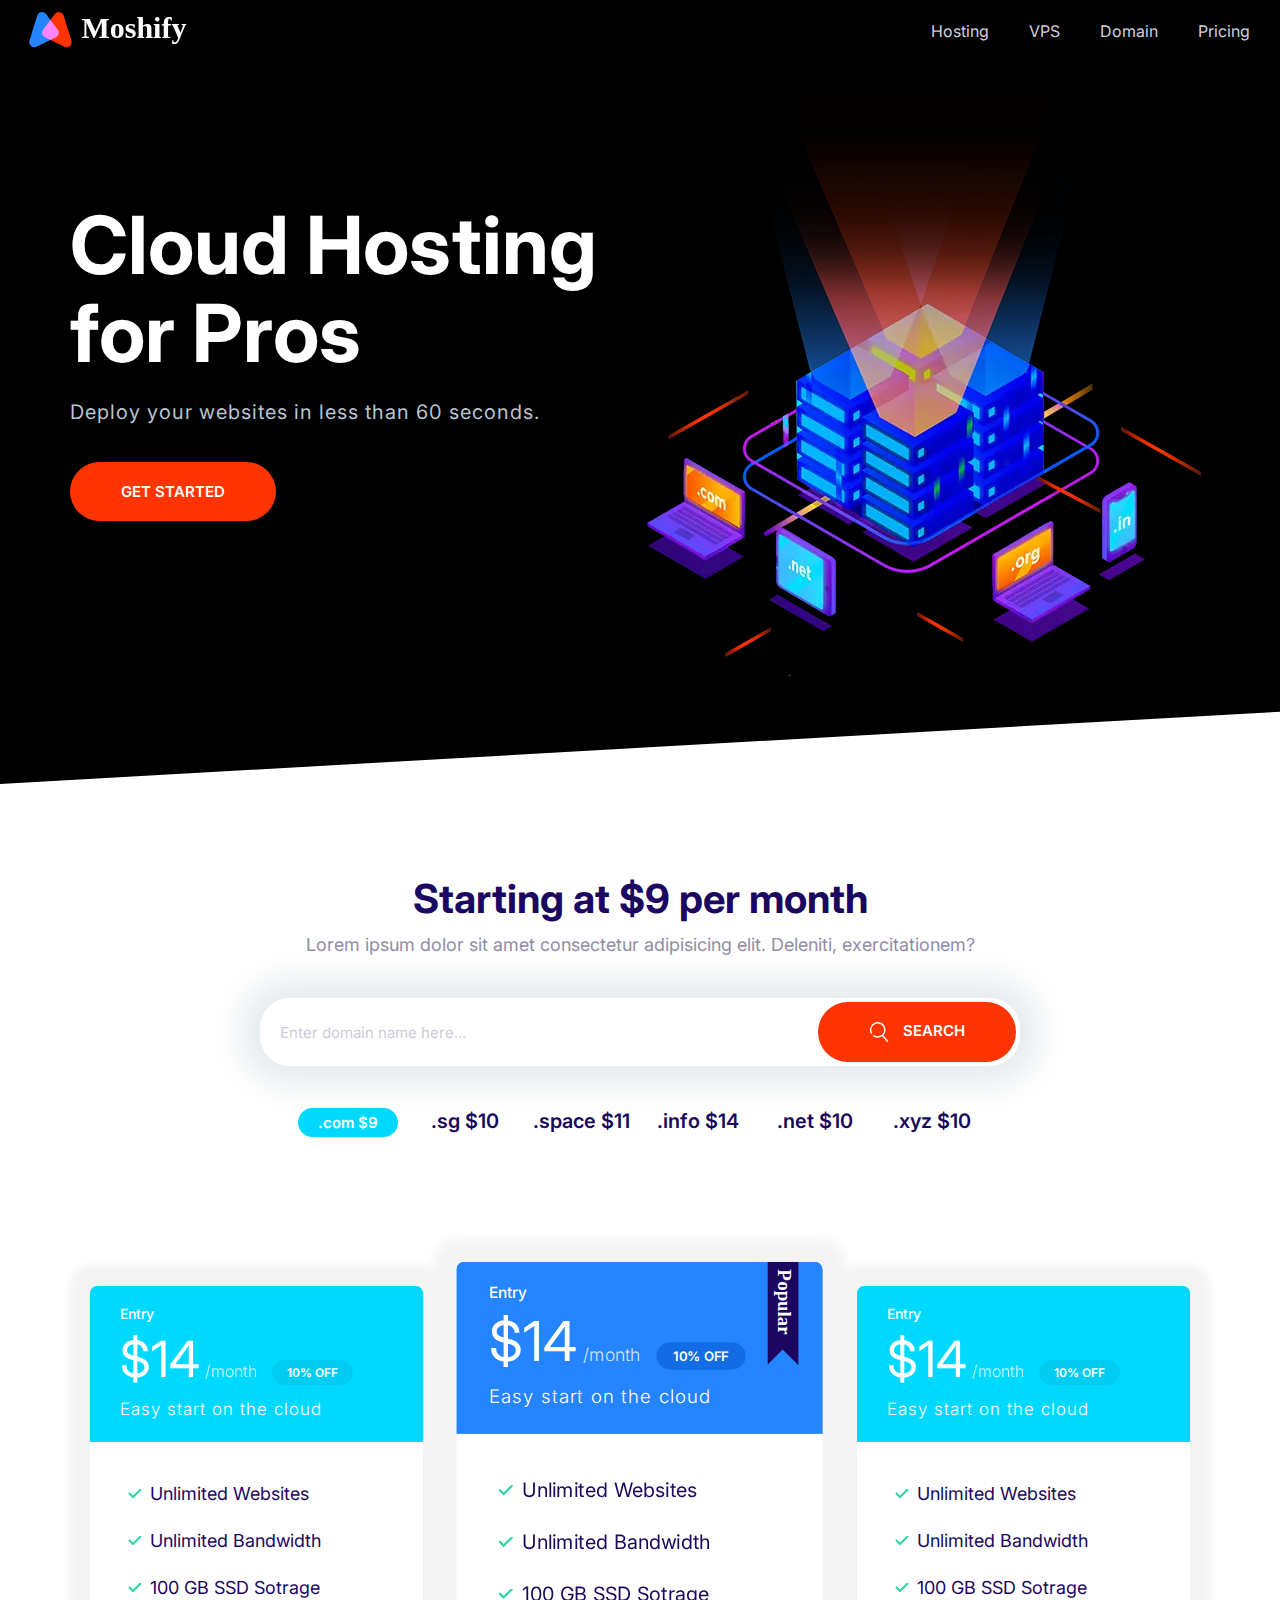
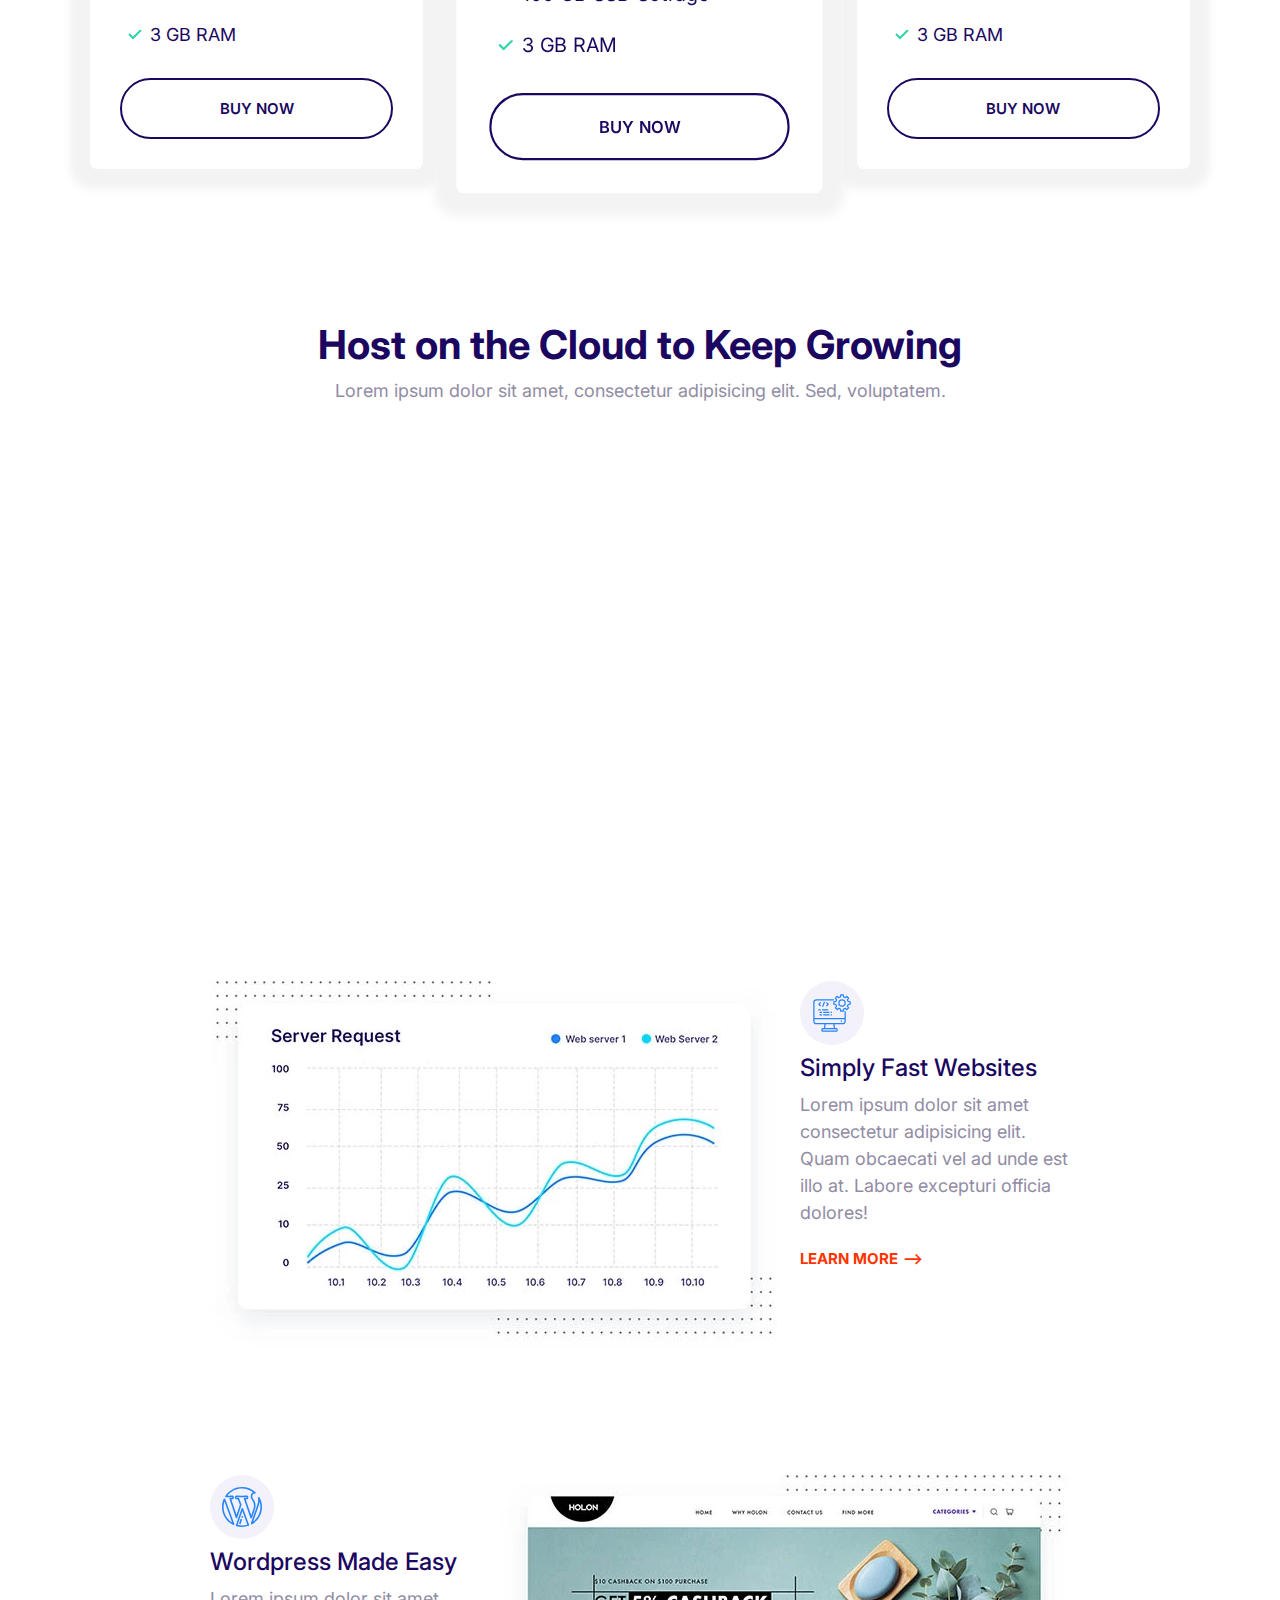
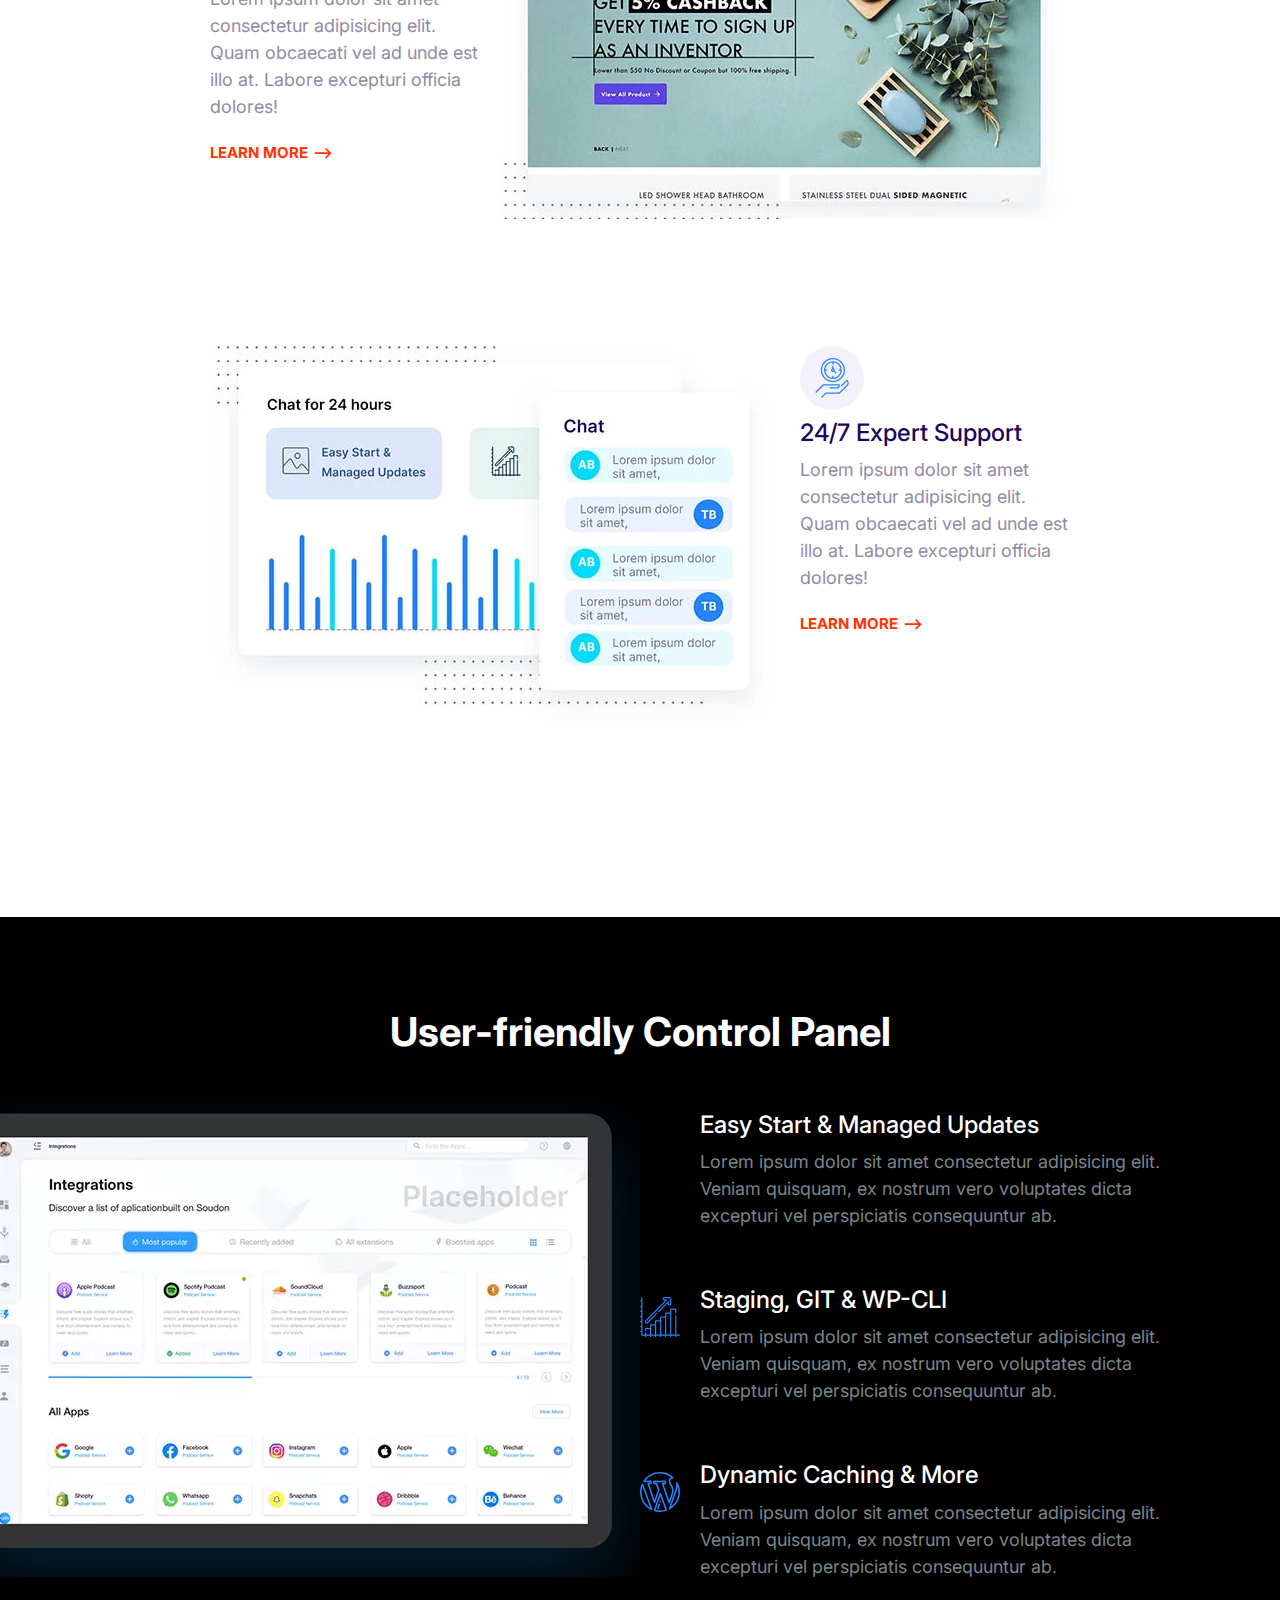
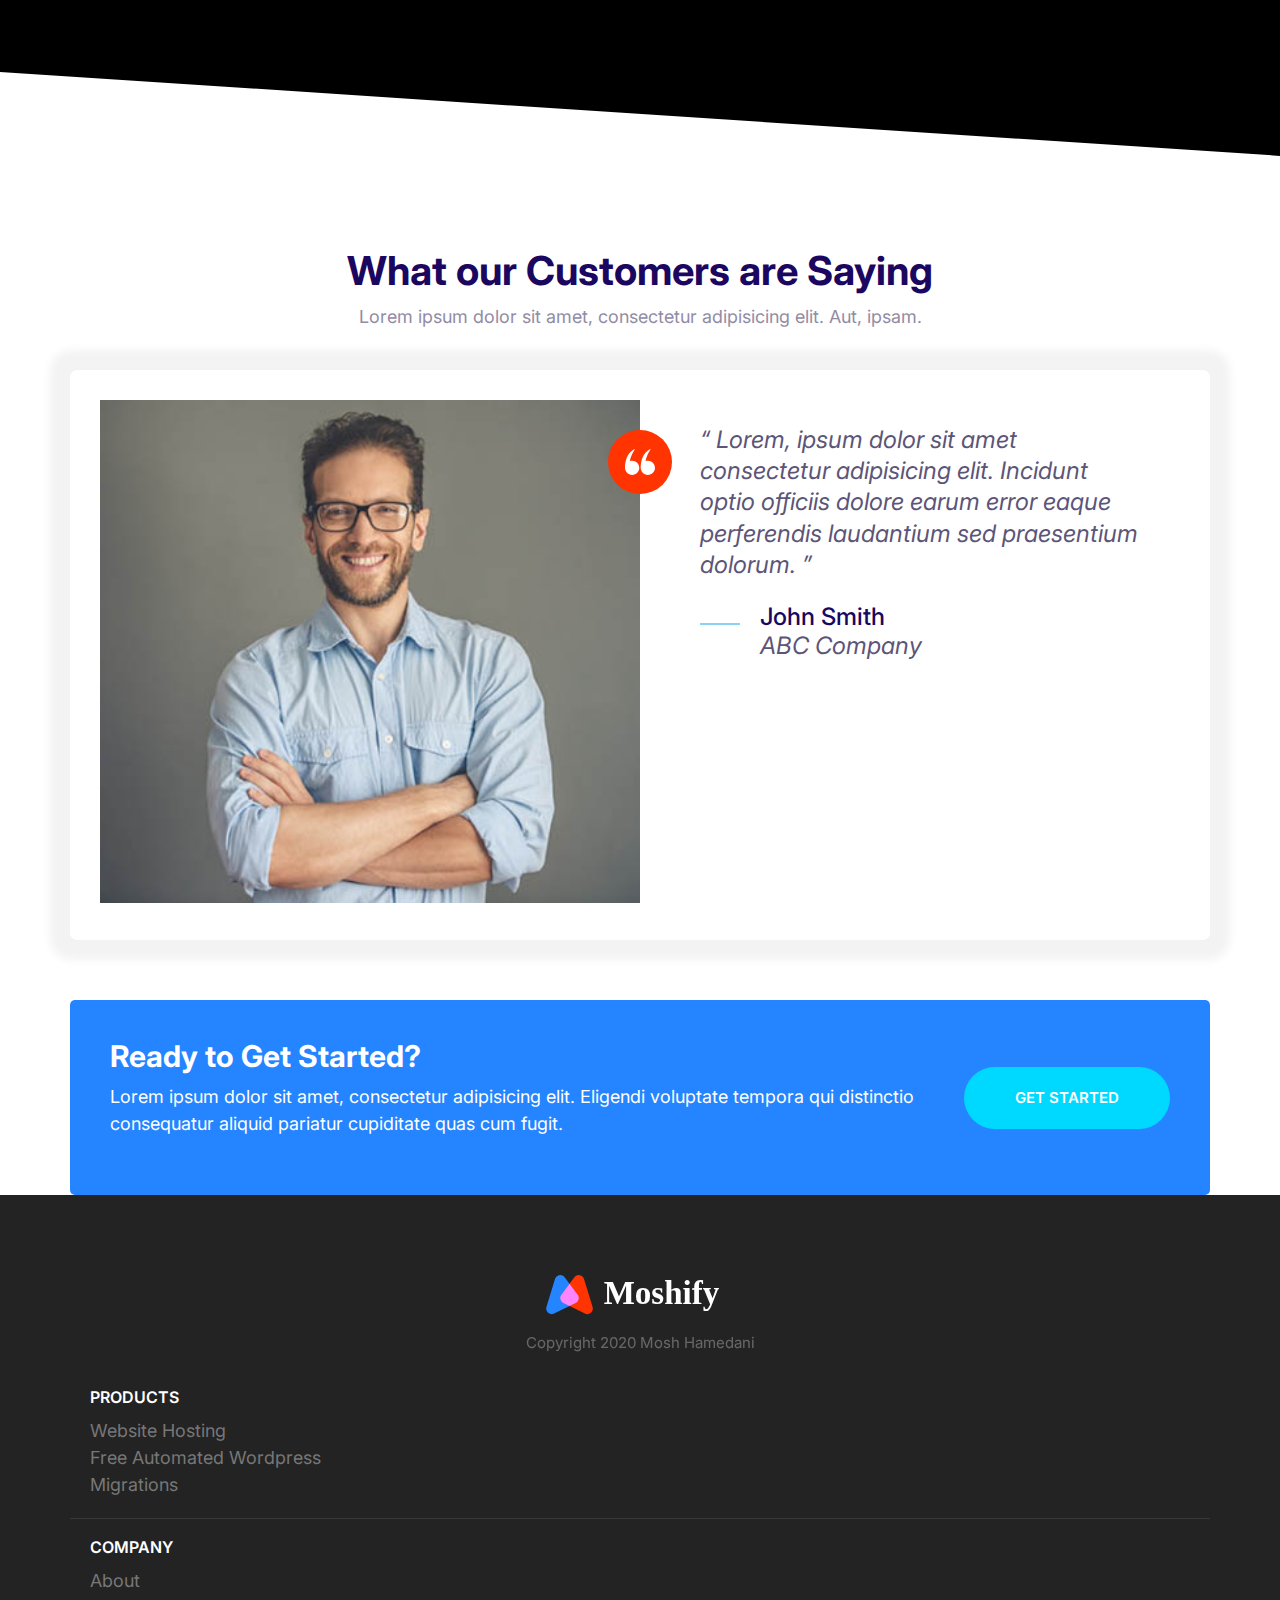
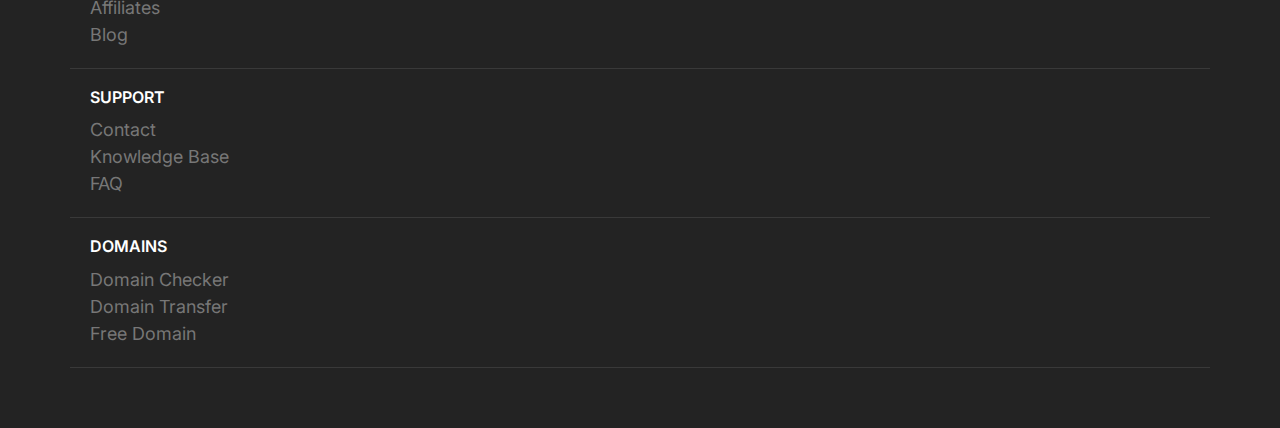
<file: index.html>
<!DOCTYPE html>
<html lang="en">
  <head>
    <meta charset="UTF-8" />
    <meta name="viewport" content="width=device-width, initial-scale=1.0" />
    <meta
      name="description"
      content="deploy yor website in less than 60 seconds"
    />
    <meta property="og:title" content="moshify..." />
    <meta property="og:description" content="moshify..." />
    <meta property="og:type" content="website" />
    <meta property="og:image" content="http://" />
    <meta property="og:url" content="https://moshfied.com" />
    <title>moshify - go online for 9$</title>
    <link rel="preconnect" href="https://fonts.gstatic.com" />
    <link
      href="https://fonts.googleapis.com/css2?family=Inter:wght@400;600;700&display=swap"
      rel="stylesheet"
    />
    <link rel="stylesheet" href="css/normalize.css" />
    <link rel="stylesheet" href="css/styles.css" />
    <link rel="stylesheet" href="https://unpkg.com/aos@next/dist/aos.css" />
  </head>
  <body>
    <header>
      <nav class="nav collapsible">
        <a class="nav__brand" href="/"><img src="images/logo.svg" alt="" /></a>
        <svg class="icon icon--white nav__toggler">
          <use xlink:href="images/sprite.svg#menu"></use>
        </svg>
        <ul class="list nav__list collapsible__content">
          <li class="nav__item"><a href="#">Hosting</a></li>
          <li class="nav__item"><a href="#">VPS</a></li>
          <li class="nav__item"><a href="#">Domain</a></li>
          <li class="nav__item"><a href="#">Pricing</a></li>
        </ul>
      </nav>
    </header>
    <section class="block block--dark block--skewed-left hero">
      <div class="container grid grid--1x2">
        <header class="block__header hero__content">
          <h1 class="block__heading">Cloud Hosting for Pros</h1>
          <p class="hero__tagline">
            Deploy your websites in less than 60 seconds.
          </p>
          <a href="" class="btn btn--accent btn--stretched">Get Started</a>
        </header>
        <picture>
          <source
            type="image/webp"
            srcset="images/banner.webp 1x, images/banner@2x.webp 2x"
          />
          <source
            type="image/png"
            srcset="images/banner.png 1x, images/banner@2x.png 2x"
          />
          <img class="hero__image" src="images/banner.png" alt="" />
        </picture>
      </div>
    </section>
    <section class="block container block-domain">
      <header class="block__header">
        <h2>Starting at $9 per month</h2>
        <p>
          Lorem ipsum dolor sit amet consectetur adipisicing elit. Deleniti,
          exercitationem?
        </p>
      </header>
      <div class="input-group">
        <input
          type="text"
          class="input"
          placeholder="Enter domain name here..."
        />
        <button class="btn btn--accent">
          <svg class="icon icon--white">
            <use xlink:href="images/sprite.svg#search"></use>
          </svg>
          Search
        </button>
      </div>
      <ul class="list block-domain__prices">
        <li><span class="badge badge--secondary">.com $9</span></li>
        <li>.sg $10</li>
        <li>.space $11</li>
        <li>.info $14</li>
        <li>.net $10</li>
        <li>.xyz $10</li>
      </ul>
    </section>
    <section class="block container block-plans">
      <div class="grid grid--1x3">
        <div class="plan">
          <div class="card card--secondary">
            <header class="card__header">
              <h3 class="plan__name">Entry</h3>
              <span class="plan__price">$14</span>
              <span class="plan__billing-cycle">/month</span>
              <span class="badge badge--secondary badge--small">10% OFF</span>
              <span class="plan__description">Easy start on the cloud</span>
            </header>
            <div class="card__body">
              <ul class="list list--tick">
                <li class="list__item">Unlimited Websites</li>
                <li class="list__item">Unlimited Bandwidth</li>
                <li class="list__item">100 GB SSD Sotrage</li>
                <li class="list__item">3 GB RAM</li>
              </ul>
              <button class="btn btn--outline btn--block">Buy Now</button>
            </div>
          </div>
        </div>
        <div class="plan plan--popular">
          <div class="card card--primary">
            <header class="card__header">
              <h3 class="plan__name">Entry</h3>
              <span class="plan__price">$14</span>
              <span class="plan__billing-cycle">/month</span>
              <span class="badge badge--primary badge--small">10% OFF</span>
              <span class="plan__description">Easy start on the cloud</span>
            </header>
            <div class="card__body">
              <ul class="list list--tick">
                <li class="list__item">Unlimited Websites</li>
                <li class="list__item">Unlimited Bandwidth</li>
                <li class="list__item">100 GB SSD Sotrage</li>
                <li class="list__item">3 GB RAM</li>
              </ul>
              <button class="btn btn--outline btn--block">Buy Now</button>
            </div>
          </div>
        </div>
        <div class="plan">
          <div class="card card--secondary">
            <header class="card__header">
              <h3 class="plan__name">Entry</h3>
              <span class="plan__price">$14</span>
              <span class="plan__billing-cycle">/month</span>
              <span class="badge badge--secondary badge--small">10% OFF</span>
              <span class="plan__description">Easy start on the cloud</span>
            </header>
            <div class="card__body">
              <ul class="list list--tick">
                <li class="list__item">Unlimited Websites</li>
                <li class="list__item">Unlimited Bandwidth</li>
                <li class="list__item">100 GB SSD Sotrage</li>
                <li class="list__item">3 GB RAM</li>
              </ul>
              <button class="btn btn--outline btn--block">Buy Now</button>
            </div>
          </div>
        </div>
      </div>
    </section>
    <section class="block container">
      <header class="block__header">
        <h2>Host on the Cloud to Keep Growing</h2>
        <p>
          Lorem ipsum dolor sit amet, consectetur adipisicing elit. Sed,
          voluptatem.
        </p>
      </header>
      <article class="grid grid--1x2 feature">
        <div class="feature__content" data-aos="fade-rhight">
          <span class="icon-container">
            <svg class="icon icon--primary">
              <use xlink:href="images/sprite.svg#easy"></use>
            </svg>
          </span>
          <h3 class="feature__heading">Super Easy to Use</h3>
          <p>
            Lorem ipsum dolor sit amet consectetur adipisicing elit. Quam
            obcaecati vel ad unde est illo at. Labore excepturi officia dolores!
          </p>
          <a href="#" class="link-arrow">Learn More</a>
        </div>
        <picture data-aos="zoom-in-left ">
          <source
            type="image/webp"
            srcset="images/easy.webp 1x, images/easy@2x.webp 2x"
          />
          <source
            type="image/jpg"
            srcset="images/easy.jpg 1x, images/easy@2x.jpg 2x"
          />
          <img class="feature__image" src="images/easy@2x.jpg" alt="" />
        </picture>
      </article>
      <article class="grid grid--1x2 feature">
        <div class="feature__content">
          <span class="icon-container">
            <svg class="icon icon--primary">
              <use xlink:href="images/sprite.svg#computer"></use>
            </svg>
          </span>
          <h3 class="feature__heading">Simply Fast Websites</h3>
          <p>
            Lorem ipsum dolor sit amet consectetur adipisicing elit. Quam
            obcaecati vel ad unde est illo at. Labore excepturi officia dolores!
          </p>
          <a href="#" class="link-arrow">Learn More</a>
        </div>
        <picture>
          <source
            type="image/webp"
            srcset="images/fast.webp 1x, images/fast@2x.webp 2x"
          />
          <source
            type="image/jpg"
            srcset="images/fast.jpg 1x, images/fast@2x.jpg 2x"
          />
          <img class="feature__image" src="images/fast@2x.jpg" alt="" />
        </picture>
      </article>
      <article class="grid grid--1x2 feature">
        <div class="feature__content">
          <span class="icon-container">
            <svg class="icon icon--primary">
              <use xlink:href="images/sprite.svg#wordpress"></use>
            </svg>
          </span>
          <h3 class="feature__heading">Wordpress Made Easy</h3>
          <p>
            Lorem ipsum dolor sit amet consectetur adipisicing elit. Quam
            obcaecati vel ad unde est illo at. Labore excepturi officia dolores!
          </p>
          <a href="#" class="link-arrow">Learn More</a>
        </div>
        <picture>
          <source
            type="image/webp"
            srcset="images/wordpress.webp 1x, images/wordpress@2x.webp 2x"
          />
          <source
            type="image/jpg"
            srcset="images/wordpress.jpg 1x, images/wordpress@2x.jpg 2x"
          />
          <img class="feature__image" src="images/wordpress@2x.jpg" alt="" />
        </picture>
      </article>
      <article class="grid grid--1x2 feature">
        <div class="feature__content">
          <span class="icon-container">
            <svg class="icon icon--primary">
              <use xlink:href="images/sprite.svg#clock"></use>
            </svg>
          </span>
          <h3 class="feature__heading">24/7 Expert Support</h3>
          <p>
            Lorem ipsum dolor sit amet consectetur adipisicing elit. Quam
            obcaecati vel ad unde est illo at. Labore excepturi officia dolores!
          </p>
          <a href="#" class="link-arrow">Learn More</a>
        </div>
        <picture>
          <source
            type="image/webp"
            srcset="images/support.webp 1x, images/support@2x.webp 2x"
          />
          <source
            type="image/jpg"
            srcset="images/support.jpg 1x, images/support@2x.jpg 2x"
          />
          <img class="feature__image" src="images/support@2x.jpg" alt="" />
        </picture>
      </article>
    </section>
    <section class="block block--dark block--skewed-right block-showcase">
      <header class="block__header">
        <h2>User-friendly Control Panel</h2>
      </header>
      <div class="container grid grid--1x2">
        <picture class="block-showcase__image">
          <source
            type="image/webp"
            srcset="images/ipad.webp 1x, images/ipad@2x.webp 2x"
          />
          <source
            type="image/png"
            srcset="images/ipad.png 1x, images/ipad@2x.png 2x"
          />
          <img src="images/ipad.png" alt="" />
        </picture>
        <ul class="list">
          <li>
            <div class="media">
              <div class="media__image">
                <svg class="icon icon--primary">
                  <use xlink:href="images/sprite.svg#snap"></use>
                </svg>
              </div>
              <div class="media__body">
                <h3 class="media__title">Easy Start & Managed Updates</h3>
                <p>
                  Lorem ipsum dolor sit amet consectetur adipisicing elit.
                  Veniam quisquam, ex nostrum vero voluptates dicta excepturi
                  vel perspiciatis consequuntur ab.
                </p>
              </div>
            </div>
          </li>
          <li>
            <div class="media">
              <div class="media__image">
                <svg class="icon icon--primary">
                  <use xlink:href="images/sprite.svg#growth"></use>
                </svg>
              </div>
              <div class="media__body">
                <h3 class="media__title">Staging, GIT & WP-CLI</h3>
                <p>
                  Lorem ipsum dolor sit amet consectetur adipisicing elit.
                  Veniam quisquam, ex nostrum vero voluptates dicta excepturi
                  vel perspiciatis consequuntur ab.
                </p>
              </div>
            </div>
          </li>
          <li>
            <div class="media">
              <div class="media__image">
                <svg class="icon icon--primary">
                  <use xlink:href="images/sprite.svg#wordpress"></use>
                </svg>
              </div>
              <div class="media__body">
                <h3 class="media__title">Dynamic Caching & More</h3>
                <p>
                  Lorem ipsum dolor sit amet consectetur adipisicing elit.
                  Veniam quisquam, ex nostrum vero voluptates dicta excepturi
                  vel perspiciatis consequuntur ab.
                </p>
              </div>
            </div>
          </li>
        </ul>
      </div>
    </section>
    <section class="block">
      <header class="block__header">
        <h2>What our Customers are Saying</h2>
        <p>
          Lorem ipsum dolor sit amet, consectetur adipisicing elit. Aut, ipsam.
        </p>
      </header>
      <div class="container">
        <div class="card testimonial">
          <div class="grid grid--1x2">
            <div class="testimonial__image">
              <img
                src="images/testimonial.jpg"
                alt="A happy, smiling customer"
              />
              <span class="icon-container icon-container--accent">
                <svg class="icon icon--white icon--small">
                  <use xlink:href="images/sprite.svg#quotes"></use>
                </svg>
              </span>
            </div>
            <blockquote class="quote">
              <p class="quote__text">
                Lorem, ipsum dolor sit amet consectetur adipisicing elit.
                Incidunt optio officiis dolore earum error eaque perferendis
                laudantium sed praesentium dolorum.
              </p>
              <footer>
                <div class="media">
                  <div class="media__image">
                    <svg class="icon icon--primary quote__line">
                      <use xlink:href="images/sprite.svg#line"></use>
                    </svg>
                  </div>
                  <div class="media__body">
                    <h3 class="media__title quote__author">John Smith</h3>
                    <p class="quote__organization">ABC Company</p>
                  </div>
                </div>
              </footer>
            </blockquote>
          </div>
        </div>
      </div>
    </section>
    <div class="container">
      <div class="callout callout--primary callout-signup">
        <div class="grid grid--1x2">
          <div class="callout__content">
            <h2 class="callout__heading">Ready to Get Started?</h2>
            <p>
              Lorem ipsum dolor sit amet, consectetur adipisicing elit. Eligendi
              voluptate tempora qui distinctio consequatur aliquid pariatur
              cupiditate quas cum fugit.
            </p>
          </div>
          <a href="#" class="btn btn--secondary btn--stretched">Get Started</a>
        </div>
      </div>
    </div>

    <footer class="block block--dark footer">
      <div class="container grid footer__sections">
        <section class="collapsible collapsible--expanded footer__section">
          <div class="collapsible__header">
            <h2 class="collapsible__heading footer__heading">Products</h2>
            <svg class="icon icon--white collapsible__chevron">
              <use xlink:href="images/sprite.svg#chevron"></use>
            </svg>
          </div>
          <div class="collapsible__content">
            <ul class="list">
              <li><a href="#">Website Hosting</a></li>
              <li><a href="#">Free Automated Wordpress</a></li>
              <li><a href="#">Migrations</a></li>
            </ul>
          </div>
        </section>
        <section class="collapsible footer__section">
          <div class="collapsible__header">
            <h2 class="collapsible__heading footer__heading">Company</h2>
            <svg class="icon icon--white collapsible__chevron">
              <use xlink:href="images/sprite.svg#chevron"></use>
            </svg>
          </div>
          <div class="collapsible__content">
            <ul class="list">
              <li><a href="#">About</a></li>
              <li><a href="#">Affiliates</a></li>
              <li><a href="#">Blog</a></li>
            </ul>
          </div>
        </section>
        <section class="collapsible footer__section">
          <div class="collapsible__header">
            <h2 class="collapsible__heading footer__heading">Support</h2>
            <svg class="icon icon--white collapsible__chevron">
              <use xlink:href="images/sprite.svg#chevron"></use>
            </svg>
          </div>
          <div class="collapsible__content">
            <ul class="list">
              <li><a href="#">Contact</a></li>
              <li><a href="#">Knowledge Base</a></li>
              <li><a href="#">FAQ</a></li>
            </ul>
          </div>
        </section>
        <section class="collapsible footer__section">
          <div class="collapsible__header">
            <h2 class="collapsible__heading footer__heading">Domains</h2>
            <svg class="icon icon--white collapsible__chevron">
              <use xlink:href="images/sprite.svg#chevron"></use>
            </svg>
          </div>
          <div class="collapsible__content">
            <ul class="list">
              <li><a href="#">Domain Checker</a></li>
              <li><a href="#">Domain Transfer</a></li>
              <li><a href="#">Free Domain</a></li>
            </ul>
          </div>
        </section>
        <div class="footer__brand">
          <img src="images/logo.svg" alt="" />
          <p class="footer__copyright">Copyright 2020 Mosh Hamedani</p>
        </div>
      </div>
    </footer>

    <script src="js/main.js"></script>
    <script src="https://unpkg.com/aos@next/dist/aos.js"></script>
    <script>
      AOS.init();
    </script>
  </body>
</html>
</file>
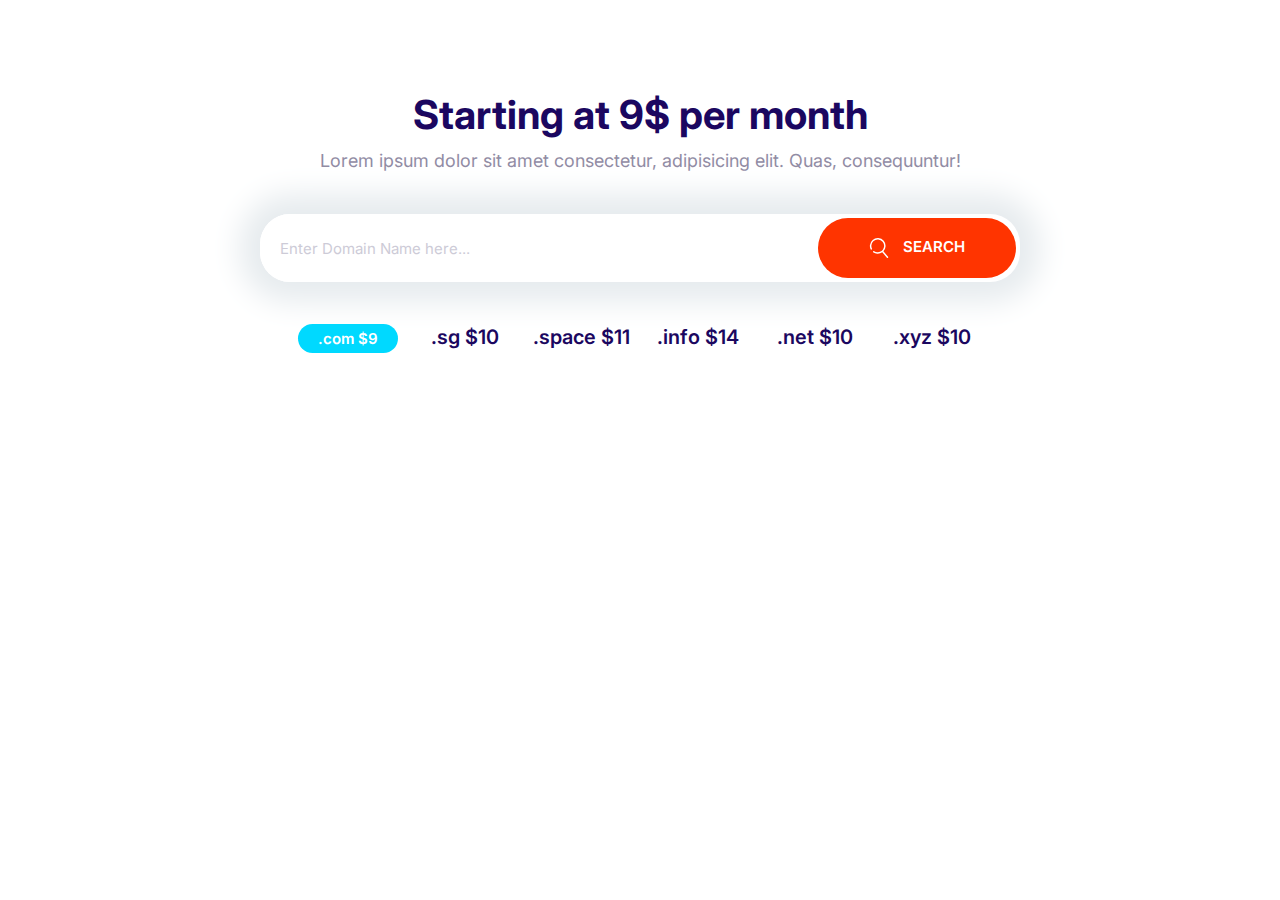
<file: playground.html>
<!DOCTYPE html>
<html lang="en">
  <head>
    <meta charset="UTF-8" />
    <meta http-equiv="X-UA-Compatible" content="IE=edge" />
    <meta name="viewport" content="width=device-width, initial-scale=1.0" />
    <title>Document</title>
    <link rel="preconnect" href="https://fonts.googleapis.com" />
    <link rel="preconnect" href="https://fonts.gstatic.com" crossorigin />
    <link
      href="https://fonts.googleapis.com/css2?family=Inter:wght@400;600;700&display=swap"
      rel="stylesheet"
    />
    <link rel="stylesheet" href="css/normalize.css" />
    <link rel="stylesheet" href="css/styles.css" />
  </head>
  <body>
    <section class="block container block-domain">
      <header class="block__header">
        <h2>Starting at 9$ per month</h2>
        <p>
          Lorem ipsum dolor sit amet consectetur, adipisicing elit. Quas,
          consequuntur!
        </p>
      </header>
      <div class="input-group">
        <input
          type="text"
          class="input"
          placeholder="Enter Domain Name here..."
        />
        <button class="btn btn--accent">
          <svg class="icon icon--white">
            <use xlink:href="images/sprite.svg#search"></use>
          </svg>
          Search
        </button>
      </div>
      <ul class="list block-domain__prices">
        <li><span class="badge badge--secondary">.com $9</span></li>
        <li>.sg $10</li>
        <li>.space $11</li>
        <li>.info $14</li>
        <li>.net $10</li>
        <li>.xyz $10</li>
      </ul>
    </section>
  </body>
</html>
</file>
<file: css/styles.css>
:root{
    --color-primary:#2584ff;
    --color-secondary:#00d9ff;
    --color-accent:#ff3400;
    --color-headings:#1b0760;
    --color-body:#918ca4;
    --color-body-darker:#5c5577;
    --color-border:#ccc;
    --border-radius:30px;
}
*,*::after,*::before{
    box-sizing: border-box;
}
/*typography*/
::selection{
    background: var(--color-primary);
    color: #fff;
}
html{
    font-size: 62.5%;
}
body{
    font-family: inter,Arial, Helvetica, sans-serif;
    color: var(--color-body);
    font-size: 2.4rem;
    line-height: 1.5;

}
h1,h2,h3{
    color: var(--color-headings);
    margin-bottom: 1rem;
    line-height: 1.1;
}
h1{
    font-size:7rem ;
}
h2{
    font-size: 4rem;
}
h3{
    font-size:3rem ;
    font-weight: 500;
}
p{
    margin-top: 0;
}
@media screen and (min-width:1024px) {
    body{
       font-size: 1.8rem; 
    }
    h1{
        font-size: 8rem;
    }
    h2{
        font-size: 4rem;
    }
    h3{
        font-size: 2.4rem;
    }
}
/*Links*/
a{
    text-decoration: none;
}
.link-arrow{
    color: var(--color-accent);
    text-transform: uppercase;
    font-size: 2rem;
    font-weight: bold;
}
.link-arrow::after{
    content:'-->' ;
    margin-left:5px ;
    transition: margin 0.15s;
}
.link-arrow:hover::after{
    margin-left: 10px;

}
@media screen and (min-width:1024px) {
    .link-arrow{
        font-size:1.5rem;
    }
}
/*badges*/
.badge{
    border-radius: 20px;
    font-size: 2rem;
    font-weight: 600;
    padding: 0.5rem 2rem;
    white-space: nowrap;
}
.badge--primary{
    background: var(--color-primary);
    color :white;
}
.badge--secondary{
    background: var(--color-secondary);
    color: white;
}
.badge--small{
    font-size: 1.6rem;
    padding: 0.5rem 1.5rem;
}
@media screen and (min-width:1024px){
    .badge{
        font-size: 1.5rem;
    }
    .badge--small{
        font-size: 1.2rem;
    }
    
}
/*lists*/
.list{
  list-style: none;  
  padding-left: 0 ;
  
}
.list--inline .list__item{
    display: inline-block;
    margin-right: 2rem;
}
.list--tick{
    list-style-image: url(../images/tick.svg);
    padding-left:3rem ;
    color: var(--color-headings);
}
.list--tick .list__item{
    padding-left: 0.5rem;
}
@media  screen and (min-width:1024px) {
    .list--tick .list__item{
      padding-left: 0;  
    }    
}
/*icons*/
.icon{
    width: 40px;
    height: 40px;
}
.icon--small{
    width: 30px;
    height: 30px;
}
.icon--primary{
    fill: var(--color-primary);
}
.icon--white{
    fill:#fff;
}   

.icon-container{
    background-color: #f3f1fa;
    width:64px;
    height:64px ;
    border-radius: 100%;
    display: inline-flex;
    justify-content: center;
    align-items: center;
}
.icon-container--accent{
    background: var(--color-accent);
}
/*button*/
.btn{
    border-radius: 40px;
    border: 0;
    cursor: pointer;
    font-size: 1.8rem;
    font-weight: 600;
    margin: 1rem 0;
    outline: 0;
    padding: 2rem 4vw;
    text-align: center;
    text-transform: uppercase;
    white-space:nowrap;
}
.btn .icon{
    width: 2rem;
    height: 2rem;
    margin-right: 1rem;
    vertical-align: middle;
}
.btn--primary{
    background-color: var(--color-primary);
    color: #fff;
}
.btn--primary:hover{
    background-color:#3a8ffd ;
}
.btn--secondary{
    background-color: var(--color-secondary);
    color: #fff;
}
.btn--secondary:hover{
    background-color:#00c8eb ;
}
.btn--accent{
    background-color: var(--color-accent);
    color: #fff;
}
.btn--accent:hover{
   background:#ec3000 ; 
}
.btn--block{
    width: 100%;
    display: inline-block;
}
.btn--outline{
    background:#fff;
    color: var(--color-headings);
    border: 2px solid var(--color-headings);
}
.btn--streched{
    padding-left: 6rem;
    padding-right: 6rem;
}
.btn--outline:hover{
    background: var(--color-headings);
    color: #fff;
}
@media screen and (min-width:1024px) {
    .btn{
      font-size:1.5rem;  
    }
    
}
/*inputs*/
.input{
    padding: 1.5rem 2rem;
    border-radius: var(--border-radius);
    border: 1px solid var(--color-border);
    outline: 0;
    color: var(--color-headings);
    font-size: 2rem;
}
::placeholder{
    color: #cdcbd7;
}
.input-group{
    border: 1px solid var(--color-border);
    border-radius: var(--border-radius);
    display: flex;
}
.input-group .input{
    border: 0;
    flex-grow: 1;
    padding:1.5rem 2rem ;
    width: 0;
}
.input-group .btn{
    margin: 4px;
}
@media screen and (min-width:1024px) {
    .input{
        font-size: 1.5rem;
    }
    
}
/*cards*/
.card{
    border-radius: 7px;
    box-shadow: 0 0 10px 20px #f3f3f3;
    overflow: hidden;
}
.card__header,.card__body{
    padding: 2rem 3rem;
}
.card--primary .card__header{
    background: var(--color-primary);
    color: #fff;
    
}
.card--secondary .card__header{
    background: var(--color-secondary);
    color: #fff;
    
}
.card--primary .badge--primary{
    background: #126de4;
}
.card--secondary .badge--secondary{
    background: #02cdf1;
}
/*plans*/
.plan{
    transition: transform .2s ease-out;
}
.plan__name{
    color: #fff;
    margin: 0;
    font-weight: 500;
    font-size: 2.4rem;
}
.plan__price{
    font-size: 6rem;
}
.plan__billing-cycle{
    font-size: 2.4rem;
    font-weight: 300;
    opacity: 0.8;
    margin-right: 1rem;
}
.plan--popular{
    transform: scale(1.1);
}
.plan__description{
    font-size: 2rem;
    font-weight: 300;
    letter-spacing: 1px;
    display: block;
}
.plan .list__item{
    margin-bottom: 2rem;
}
.plan--popular .card__header{
    position: relative;
}
.plan--popular .card__header::before{
    content: url(../images/popular.svg);
    width: 40px;
    display: inline-block;
    position: absolute;
    top: -6px;
    right: 5%;
}
.plan:hover{
    transform: scale(1.05);
}
.plan--popular:hover{
    transform: scale(1.15);
}
@media screen and (min-width:1024px) {
    .plan__name{
        font-size: 1.4rem;
    }
    .plan__price{
        font-size: 5rem;
    }
    .plan__billing-cycle{
        font-size: 1.6rem;
    }
    .plan__description{
        font-size: 1.7rem;
    }
}
/*media*/
.media{
    display: flex;
    margin-bottom: 4rem;
}
.media__title{
    margin-top:0;
}
.media__body{
    margin: 0 2rem;
}
.media__image{
    margin-top: 1rem;
}
/*Quotes*/
.quote{
    font-size: 3rem;
    font-style: italic;
    color:var(--color-body-darker);
    line-height: 1.3;
}
.quote__text::before{
    content:open-quote;
}
.quote__text::after{
    content: close-quote;
}
.quote__author{
    font-size: 3rem;
    font-weight: 500;
    font-style: normal;
    margin-bottom: 0;
}
.quote__company{
    color: var(--color-body);
    font-size: 2rem;
    font-style: normal;
    opacity: 0.4;
}
.quote__line{
    position: relative;
    bottom: 10px;
}
@media screen and (min-width:1024px) {
    .quote{
        font-size: 2rem;
    }
    .quote__author{
        font-size: 2.4rem;
    }
    .quote__company{
        font-size: 1.6rem;
    }
    
}
/*grid*/
.grid{
    display: grid;
}
@media screen and (min-width:768px) {
    .grid--1x2{
        grid-template-columns: repeat(2,1fr);
    }
    
}
@media screen and (min-width:1024px) {
    .grid--1x3{
        grid-template-columns: repeat(3,1fr);
    }
    
}
/*testimonial*/
.testimonial{
    padding: 3rem;
}
.testimonial__image{
    position: relative;
}
.testimonial__image > img{
    width: 100%;
}
.testimonial__image > .icon-container{
    position: absolute;
    top: 3rem;
    right: -32px;
}
@media screen and (min-width:768px) {
    .testimonial .quote{
        font-size: 2.4rem;
    }
    .testimonial .quote{
        margin-left: 6rem;
    }
}
/*callout*/
.callout{
    border-radius: 5px;
    padding: 4rem;
}
.callout--primary{
    background: var(--color-primary);
    color: #fff;
}
.callout__heading{
    color: #fff;
    margin-top: 0;
    font-size: 3rem;
}
.callout .btn{
    justify-self: center;
    align-self: center;
}
.callout__content{
    text-align: center;
}
@media screen and (min-width:768px) {
    .callout .grid--1x2{
        grid-template-columns: 1fr auto;
    }
    .callout__content{
        text-align: left;
    }
    .callout .btn{
        justify-self: start;
       margin-left: 2rem;
    }
}
/*collapsies*/
/* Collapsibles */
.collapsible__header {
    display: flex;
    justify-content: space-between;
  }
  
  .collapsible__heading {
    margin-top: 0;
    font-size: 3rem;
  }
  
  .collapsible__chevron {
    transform: rotate(-90deg);
    transition: transform 0.3s;
  }
  
  .collapsible__content {
    max-height: 0;
    overflow: hidden;
    opacity: 0;
    transition: all 0.3s;
  }
  
  .collapsible--expanded .collapsible__chevron {
    transform: rotate(0);
  }
  
  .collapsible--expanded .collapsible__content {
    max-height: 100vh;
    opacity: 1;
  }
/*block*/
.block{
    --padding-vertical:6rem;
    padding: var(--padding-vertical) 2rem;
}  
.block__heading{
    margin-top: 0;
}
.block--dark{
    background-color: black;
    color: #7b858b;
}
.block--dark h1,
.block--dark h2,
.block--dark h3{
    color: #fff;
}
.block--skewed-right{
    padding-bottom: calc(var(--padding-vertical) + 4rem) ;
    clip-path: polygon(0% 0%, 100% 0%, 100% 100%, 0% 90%);
}
.block--skewed-left{
    padding-bottom: calc(var(--padding-vertical) + 4rem) ;
    clip-path: polygon(0% 0%, 100% 0%, 100% 90%, 0% 100%);
}
.block__header{
    text-align: center;
    margin-bottom: 4rem;
}
.container{
    max-width: 1140px;
    margin: 0 auto;

}
/*navigation-bar*/
.nav{
    background: black;
    display: flex;
    justify-content: space-between;
    flex-wrap: wrap;
    padding:0 1rem;
    align-items: center;
}
.nav__list{
    width: 100%;
    margin: 0;
}
.nav__item{
    padding: 0.5rem 2rem;
    border-bottom: 1px solid #222;
}
.nav__item > a{
    color:#d2d0db;
    transition: color 0.3s;
}
.nav__item > a:hover{
    color:#fff ;
}
.nav__toggler{
    opacity: .5;
    transition: box-shadow .15s;
    cursor: pointer;
}
.nav.collapsible--expanded .nav__toggler {
    opacity: 1;
    box-shadow: 0 0 0 3px #666;
    border-radius: 5px;
}
.nav__brand{
    transform: translateY(3px);
}
@media screen and (min-width:768px) {
    .nav__toggler{
        display: none;
    }
    .nav__list{
        width: auto;
        display: flex;
        font-size: 1.6rem;
        max-height: 100%;
        opacity: 1;
    }
    .nav__item{
        border: 0;
    }
    
}
/*Hero*/

.hero__tagline{
    font-size: 2rem;
    color: #B9C3CF;
    letter-spacing: 1px;
    margin: 2rem 0 5rem;
}
.hero__image{
    width: 100%;
}
@media screen and (min-width:768px) {
    .hero__content{
        text-align: left;
        align-self: center;
    }
    .hero{
        padding-top: 0;
    }
    
}
/*block domain*/
.block-domain .input-group{
    box-shadow:0 0 30px 20px #e6ebee ;
    border: 0;
    margin: 4rem auto;
    max-width: 760px;

}
.block-domain__prices{
    color: var(--color-headings);
    display: grid;
    grid-template-columns: repeat(2 ,1fr);
    grid-template-rows: repeat(2,1fr);
    font-size: 2rem;
    font-weight: 600;
    justify-items: center;
    max-width: 700px;
    margin:0 auto;
}
@media screen and (min-width:768px) {
    .block-domain__prices{
        grid-template-columns: repeat(auto-fit,minmax(10rem,1fr));
    }
    
}
/*plans block*/
.block-plans .grid{
    gap: 8rem 5rem ;
}
.block-plans .card{
    max-width: 500px;
    margin: 0 auto;
}
/* features*/
.feature{
    gap: 4rem 2rem;
    margin: 12rem;
}
.feature:first-of-type{
    margin-top: 6rem;
}
.feature__heading{
    margin: 1rem 0;
}
.feature__img{
    width: 100%;
}
@media screen and (min-width:768px) {
    .feature:nth-of-type(even) .feature__content{
        order: 2;
    }
    
}
/* Showcase Block */
.block-showcase__image > img {
    width: 100%;
  }
  
  @media screen and (min-width: 768px) {
    .block-showcase .grid {
      grid-template-columns: 50% 50%;
    }
  
    .block-showcase__image {
      justify-self: end;
    }
  
    .block-showcase__image > img {
      width: auto;
      max-width: 700px;
    }
  }
  /*footer*/
  .footer{
    background: #232323;
  }
  .footer a{
    color: #777;
    transition: color 0.3s;
  }
  .footer a:hover{
    color: #fff;
  }
  .footer__section{
    padding: 2rem;
    border-bottom:1px solid #393939 ;
  }
  .footer__section .list{
    margin: 0;
  }
  .footer__heading{
    text-transform: uppercase;
    font-weight: 600;
  }
  .footer__brand{
    margin-top: 5rem;
    text-align: center;
  }
  .footer__brand img{
    width: 100%;
    max-width: 230px;
}
  .footer__copyright{
    font-size: 2.1rem;
    color: #fff;
    opacity: 0.3;
  }
  @media screen and (min-width:768px) {
    .footer__section{
        grid-template-columns: repeat(auto-fit,minmax(10rem,1fr));
    }
    .footer .collapsible__chevron{
        display: none;
    }
    .footer .collapsible__content{
        opacity: 1;
        max-height: 100%;
    }
    .footer__brand{
        order: -1;
        margin-top: 1rem;
    }
   
    .footer__copyright{
        font-size: 1.5rem;
    }
    .footer__border{
        border: 0;
    }
    .footer__heading{
        font-size: 1.6rem;
    }
  }
</file>
